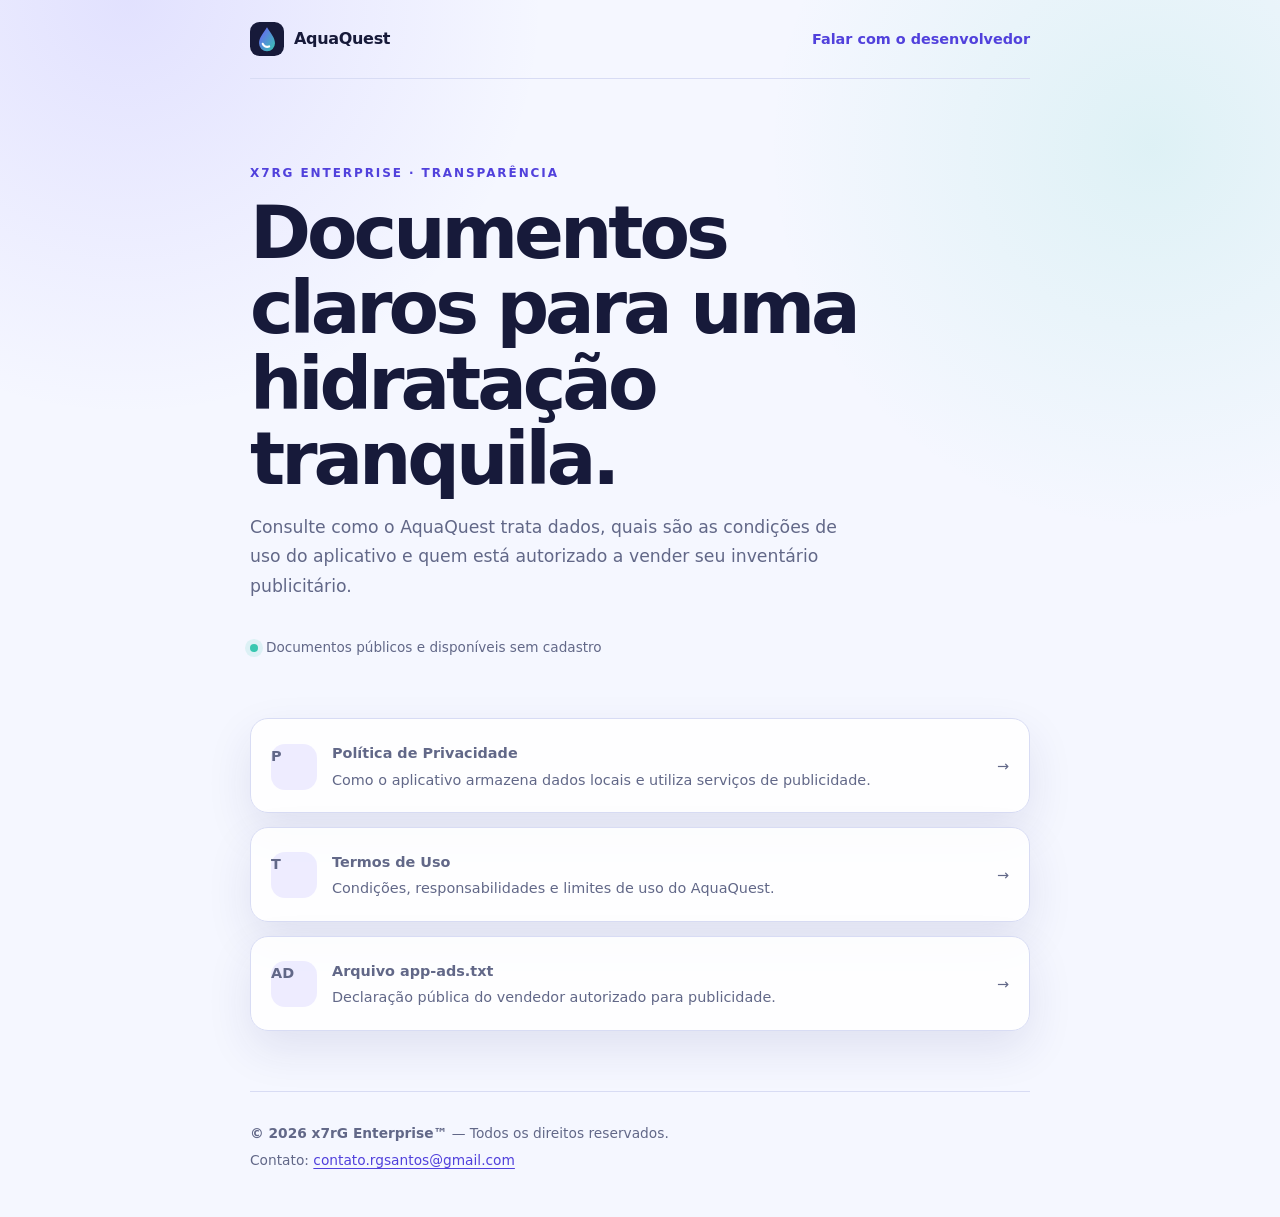
<file: index.html>
<!doctype html>
<html lang="pt-BR">
<head>
  <meta charset="utf-8" />
  <meta name="viewport" content="width=device-width, initial-scale=1" />
  <meta name="description" content="Central pública de documentos legais, privacidade e publicidade do aplicativo AquaQuest." />
  <meta name="theme-color" content="#171a3a" />
  <meta property="og:title" content="AquaQuest — Documentos e transparência" />
  <meta property="og:description" content="Consulte a Política de Privacidade, os Termos de Uso e as informações de publicidade do AquaQuest." />
  <meta property="og:type" content="website" />
  <meta property="og:url" content="https://xx7rg.github.io/" />
  <link rel="canonical" href="https://xx7rg.github.io/" />
  <link rel="icon" href="./favicon.svg" type="image/svg+xml" />
  <link rel="stylesheet" href="./styles.css" />
  <title>AquaQuest — Documentos e transparência</title>
</head>
<body>
  <div class="container">
    <header class="site-header">
      <a class="brand" href="./" aria-label="Página inicial do AquaQuest">
        <img src="./favicon.svg" alt="" width="34" height="34" />
        <span>AquaQuest</span>
      </a>
      <a class="back-link" href="mailto:contato.rgsantos@gmail.com">Falar com o desenvolvedor</a>
    </header>

    <main>
      <section class="hero">
        <p class="eyebrow">x7rG Enterprise · Transparência</p>
        <h1>Documentos claros para uma hidratação tranquila.</h1>
        <p class="hero-copy">Consulte como o AquaQuest trata dados, quais são as condições de uso do aplicativo e quem está autorizado a vender seu inventário publicitário.</p>
        <span class="status">Documentos públicos e disponíveis sem cadastro</span>
      </section>

      <nav class="card-grid" aria-label="Documentos do AquaQuest">
        <a class="card" href="./privacy-policy.html">
          <span class="card-icon" aria-hidden="true">P</span>
          <span><b>Política de Privacidade</b><span>Como o aplicativo armazena dados locais e utiliza serviços de publicidade.</span></span>
          <span class="card-arrow" aria-hidden="true">→</span>
        </a>
        <a class="card" href="./terms-of-use.html">
          <span class="card-icon" aria-hidden="true">T</span>
          <span><b>Termos de Uso</b><span>Condições, responsabilidades e limites de uso do AquaQuest.</span></span>
          <span class="card-arrow" aria-hidden="true">→</span>
        </a>
        <a class="card" href="./app-ads.txt">
          <span class="card-icon" aria-hidden="true">AD</span>
          <span><b>Arquivo app-ads.txt</b><span>Declaração pública do vendedor autorizado para publicidade.</span></span>
          <span class="card-arrow" aria-hidden="true">→</span>
        </a>
      </nav>
    </main>

    <footer class="site-footer">
      <p><strong>© 2026 x7rG Enterprise™</strong> — Todos os direitos reservados.</p>
      <p>Contato: <a href="mailto:contato.rgsantos@gmail.com">contato.rgsantos@gmail.com</a></p>
    </footer>
  </div>
</body>
</html>
</file>
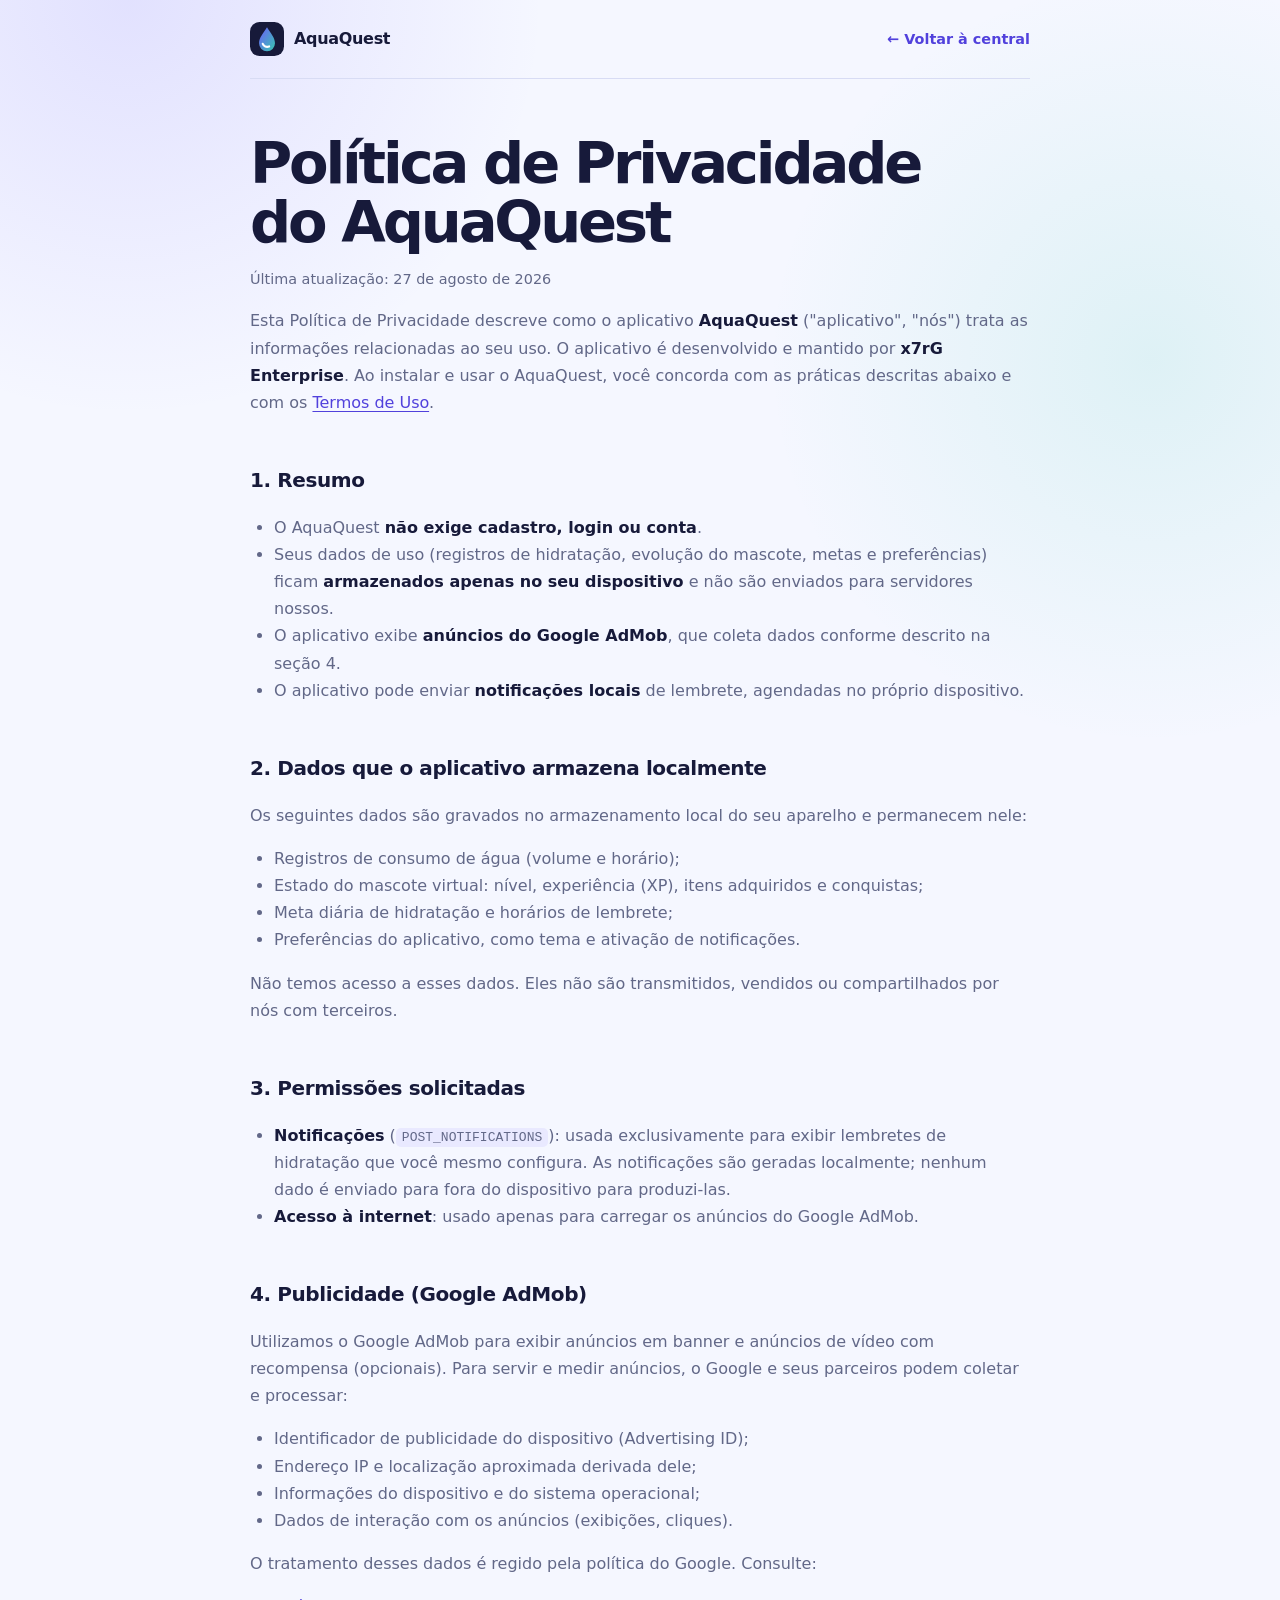
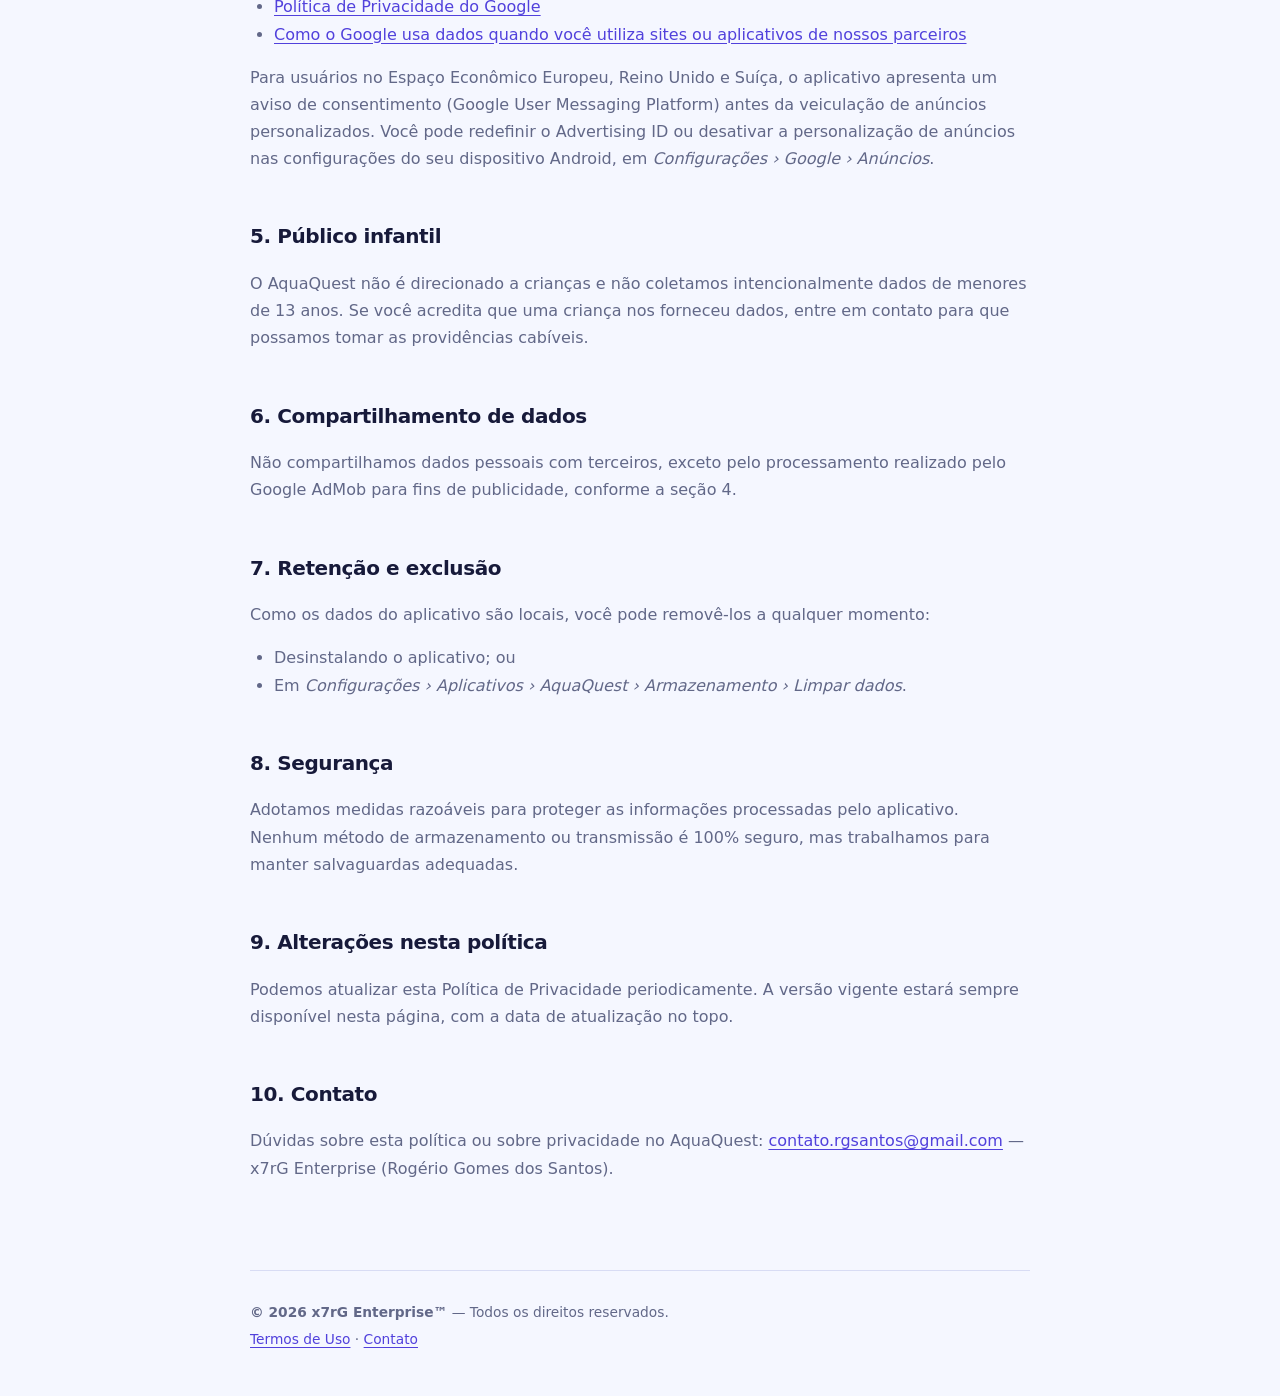
<file: privacy-policy.html>
<!doctype html>
<html lang="pt-BR">
<head>
  <meta charset="utf-8" />
  <meta name="viewport" content="width=device-width, initial-scale=1" />
  <meta name="description" content="Política de Privacidade do AquaQuest: dados locais, permissões, publicidade, retenção e contato." />
  <meta name="theme-color" content="#171a3a" />
  <link rel="canonical" href="https://xx7rg.github.io/privacy-policy.html" />
  <link rel="icon" href="./favicon.svg" type="image/svg+xml" />
  <link rel="stylesheet" href="./styles.css" />
  <title>Política de Privacidade — AquaQuest</title>
</head>
<body>
  <div class="container">
    <header class="site-header">
      <a class="brand" href="./"><img src="./favicon.svg" alt="" width="34" height="34" /><span>AquaQuest</span></a>
      <a class="back-link" href="./">← Voltar à central</a>
    </header>
    <main class="document">
  <h1>Política de Privacidade do AquaQuest</h1>
  <p class="meta">Última atualização: 27 de agosto de 2026</p>

  <p>
    Esta Política de Privacidade descreve como o aplicativo <strong>AquaQuest</strong> ("aplicativo",
    "nós") trata as informações relacionadas ao seu uso. O aplicativo é desenvolvido e mantido por
    <strong>x7rG Enterprise</strong>. Ao instalar e usar o AquaQuest, você concorda com as
    práticas descritas abaixo e com os
    <a href="./terms-of-use.html">Termos de Uso</a>.
  </p>

  <h2>1. Resumo</h2>
  <ul>
    <li>O AquaQuest <strong>não exige cadastro, login ou conta</strong>.</li>
    <li>Seus dados de uso (registros de hidratação, evolução do mascote, metas e preferências)
      ficam <strong>armazenados apenas no seu dispositivo</strong> e não são enviados para servidores nossos.</li>
    <li>O aplicativo exibe <strong>anúncios do Google AdMob</strong>, que coleta dados conforme descrito
      na seção 4.</li>
    <li>O aplicativo pode enviar <strong>notificações locais</strong> de lembrete, agendadas no
      próprio dispositivo.</li>
  </ul>

  <h2>2. Dados que o aplicativo armazena localmente</h2>
  <p>Os seguintes dados são gravados no armazenamento local do seu aparelho e permanecem nele:</p>
  <ul>
    <li>Registros de consumo de água (volume e horário);</li>
    <li>Estado do mascote virtual: nível, experiência (XP), itens adquiridos e conquistas;</li>
    <li>Meta diária de hidratação e horários de lembrete;</li>
    <li>Preferências do aplicativo, como tema e ativação de notificações.</li>
  </ul>
  <p>
    Não temos acesso a esses dados. Eles não são transmitidos, vendidos ou compartilhados por nós
    com terceiros.
  </p>

  <h2>3. Permissões solicitadas</h2>
  <ul>
    <li><strong>Notificações</strong> (<code>POST_NOTIFICATIONS</code>): usada exclusivamente para
      exibir lembretes de hidratação que você mesmo configura. As notificações são geradas
      localmente; nenhum dado é enviado para fora do dispositivo para produzi-las.</li>
    <li><strong>Acesso à internet</strong>: usado apenas para carregar os anúncios do Google AdMob.</li>
  </ul>

  <h2>4. Publicidade (Google AdMob)</h2>
  <p>
    Utilizamos o Google AdMob para exibir anúncios em banner e anúncios de vídeo com recompensa
    (opcionais). Para servir e medir anúncios, o Google e seus parceiros podem coletar e processar:
  </p>
  <ul>
    <li>Identificador de publicidade do dispositivo (Advertising ID);</li>
    <li>Endereço IP e localização aproximada derivada dele;</li>
    <li>Informações do dispositivo e do sistema operacional;</li>
    <li>Dados de interação com os anúncios (exibições, cliques).</li>
  </ul>
  <p>
    O tratamento desses dados é regido pela política do Google. Consulte:
  </p>
  <ul>
    <li><a href="https://policies.google.com/privacy">Política de Privacidade do Google</a></li>
    <li><a href="https://policies.google.com/technologies/partner-sites">Como o Google usa dados quando você utiliza sites ou aplicativos de nossos parceiros</a></li>
  </ul>
  <p>
    Para usuários no Espaço Econômico Europeu, Reino Unido e Suíça, o aplicativo apresenta um aviso
    de consentimento (Google User Messaging Platform) antes da veiculação de anúncios personalizados.
    Você pode redefinir o Advertising ID ou desativar a personalização de anúncios nas configurações
    do seu dispositivo Android, em <em>Configurações &rsaquo; Google &rsaquo; Anúncios</em>.
  </p>

  <h2>5. Público infantil</h2>
  <p>
    O AquaQuest não é direcionado a crianças e não coletamos intencionalmente dados de menores de 13
    anos. Se você acredita que uma criança nos forneceu dados, entre em contato para que possamos
    tomar as providências cabíveis.
  </p>

  <h2>6. Compartilhamento de dados</h2>
  <p>
    Não compartilhamos dados pessoais com terceiros, exceto pelo processamento realizado pelo Google
    AdMob para fins de publicidade, conforme a seção 4.
  </p>

  <h2>7. Retenção e exclusão</h2>
  <p>
    Como os dados do aplicativo são locais, você pode removê-los a qualquer momento:
  </p>
  <ul>
    <li>Desinstalando o aplicativo; ou</li>
    <li>Em <em>Configurações &rsaquo; Aplicativos &rsaquo; AquaQuest &rsaquo; Armazenamento &rsaquo;
      Limpar dados</em>.</li>
  </ul>

  <h2>8. Segurança</h2>
  <p>
    Adotamos medidas razoáveis para proteger as informações processadas pelo aplicativo. Nenhum
    método de armazenamento ou transmissão é 100% seguro, mas trabalhamos para manter salvaguardas
    adequadas.
  </p>

  <h2>9. Alterações nesta política</h2>
  <p>
    Podemos atualizar esta Política de Privacidade periodicamente. A versão vigente estará sempre
    disponível nesta página, com a data de atualização no topo.
  </p>

  <h2>10. Contato</h2>
  <p>
    Dúvidas sobre esta política ou sobre privacidade no AquaQuest:
    <a href="mailto:contato.rgsantos@gmail.com">contato.rgsantos@gmail.com</a> — x7rG Enterprise
    (Rogério Gomes dos Santos).
  </p>
    </main>
    <footer class="site-footer">
      <p><strong>© 2026 x7rG Enterprise™</strong> — Todos os direitos reservados.</p>
      <p><a href="./terms-of-use.html">Termos de Uso</a> · <a href="mailto:contato.rgsantos@gmail.com">Contato</a></p>
    </footer>
  </div>
</body>
</html>
</file>
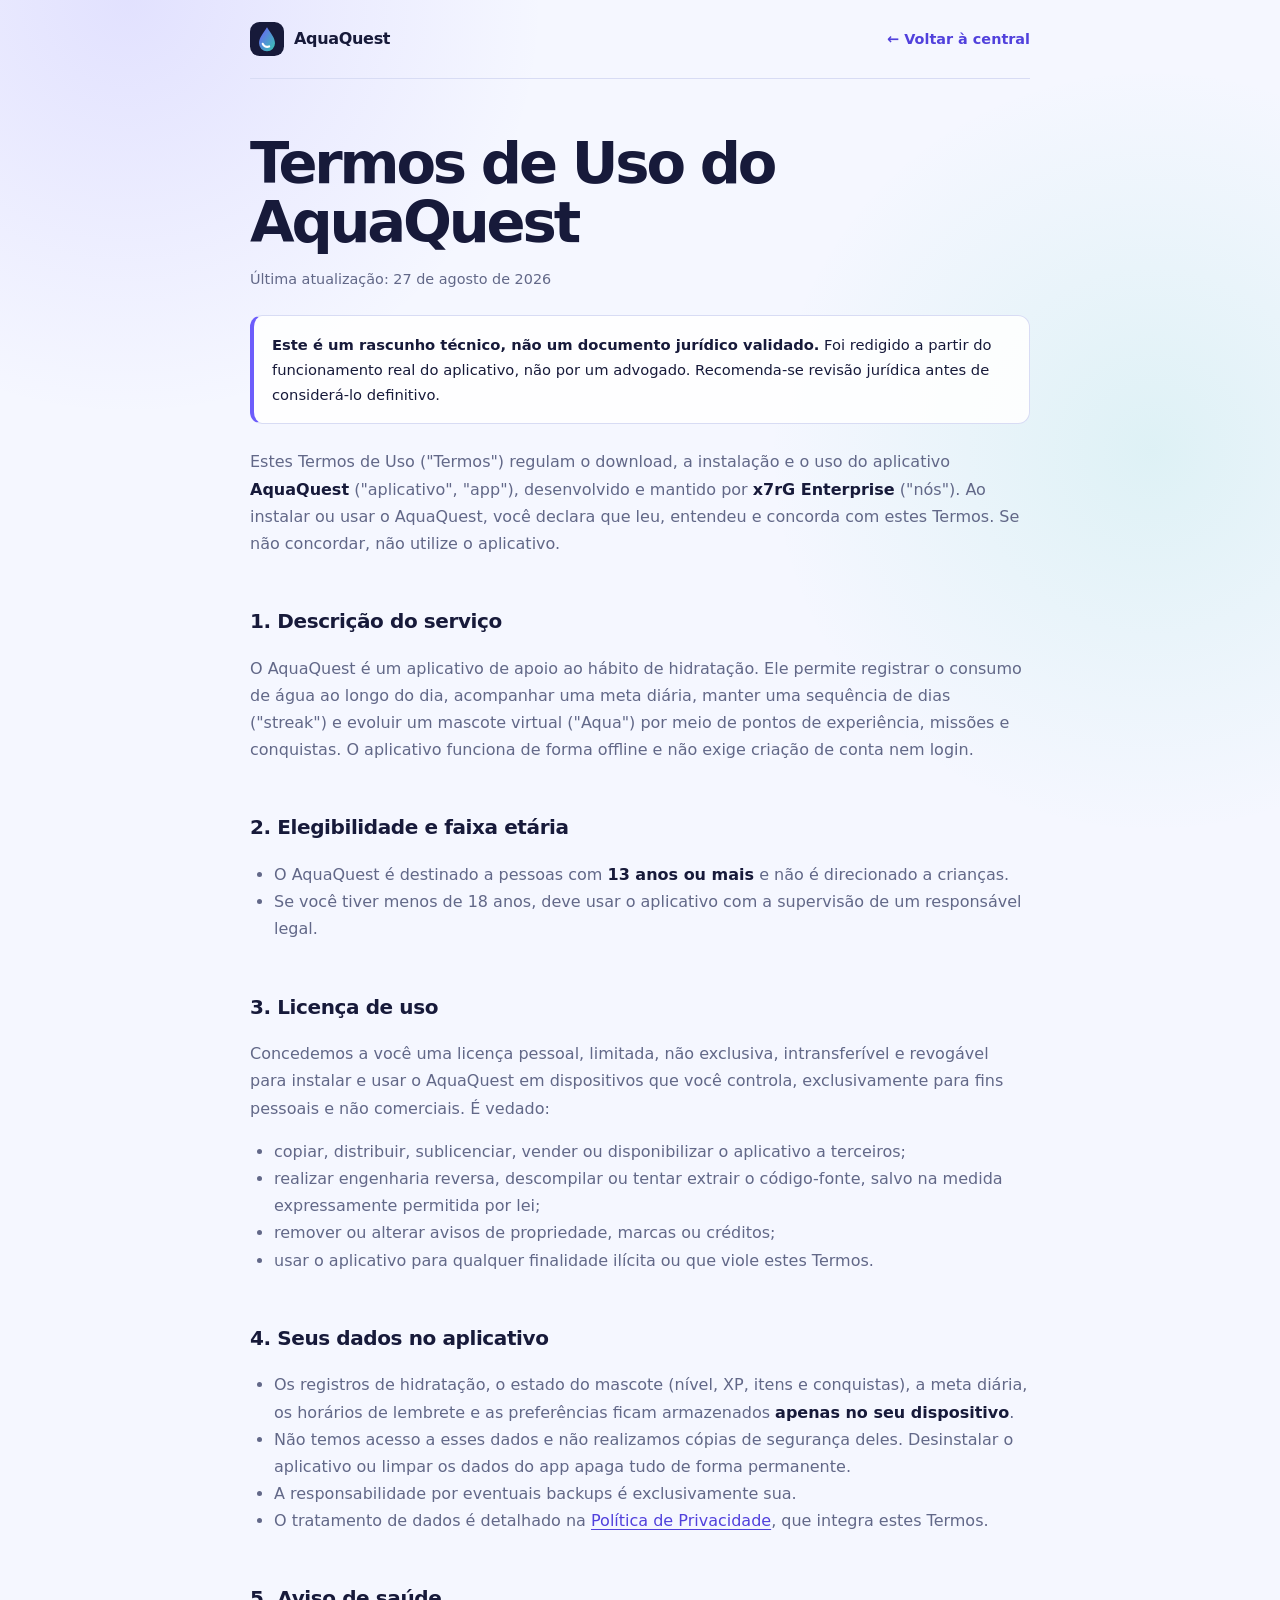
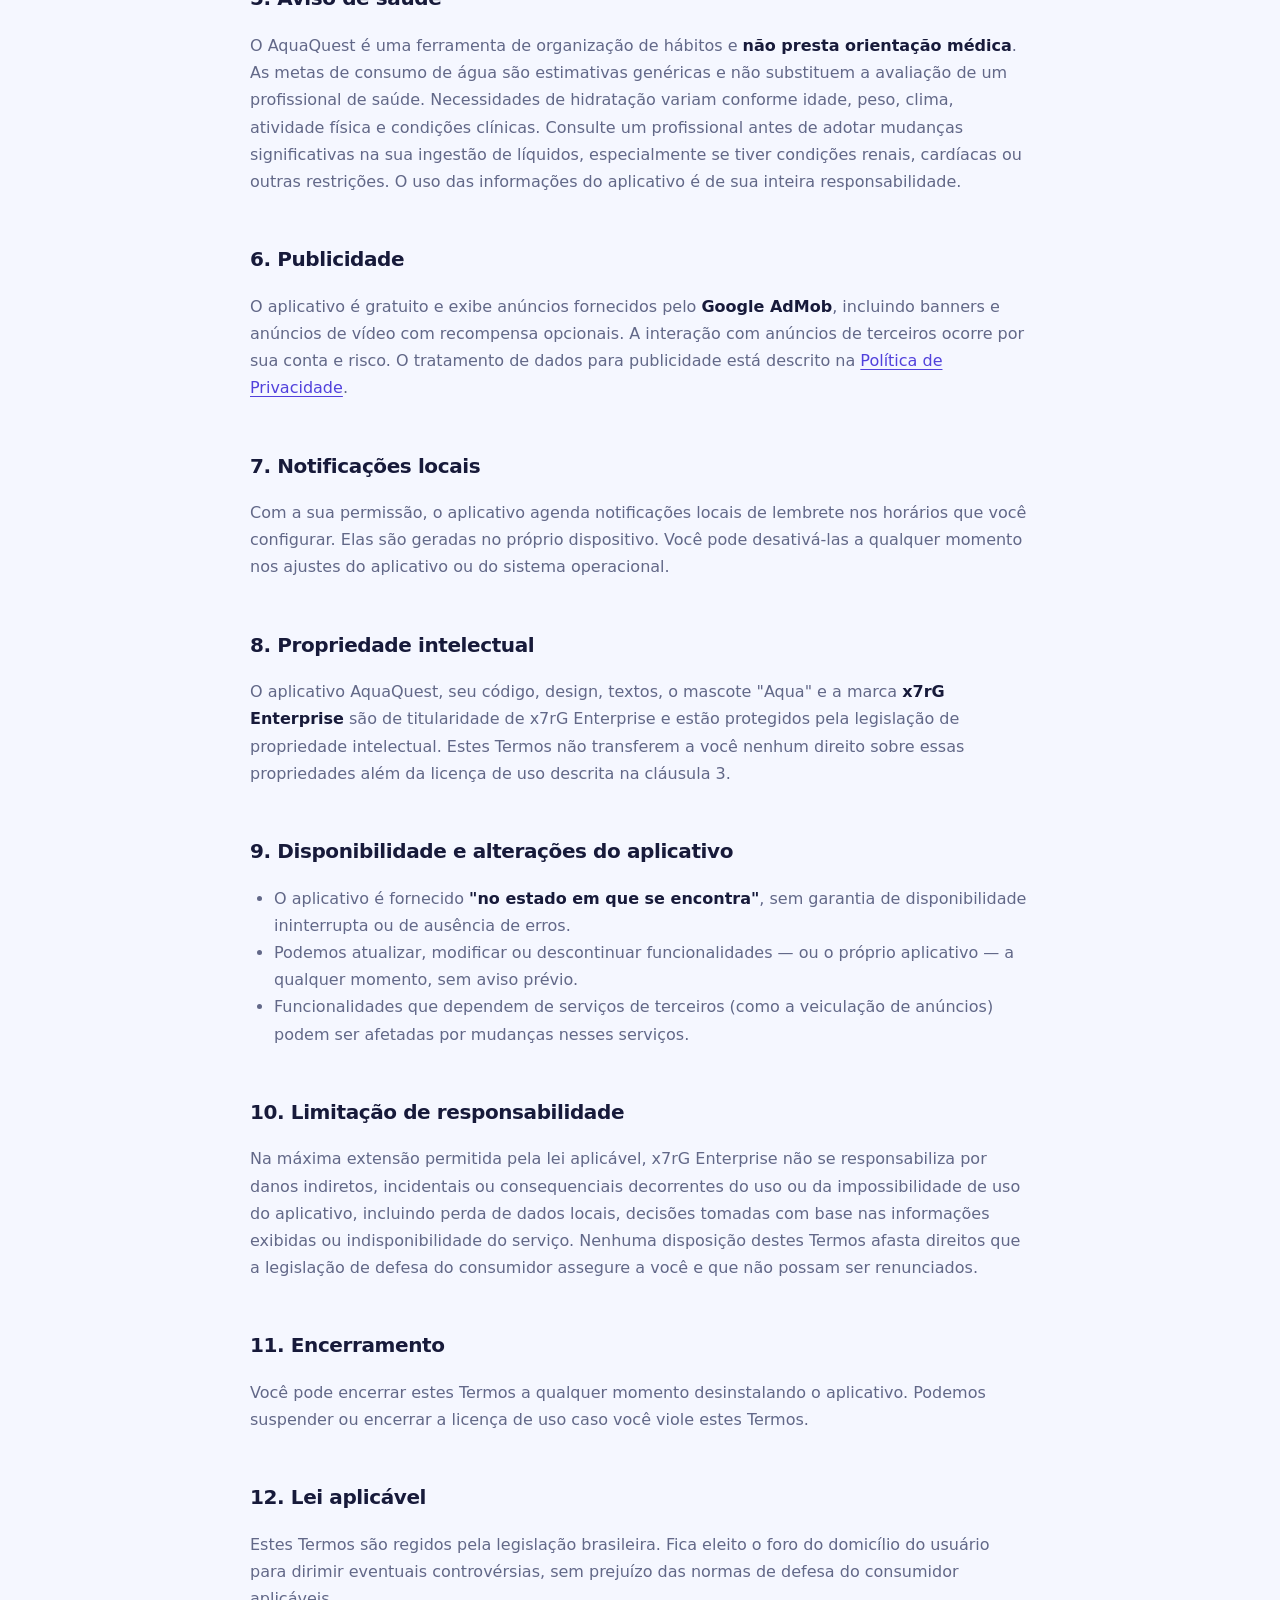
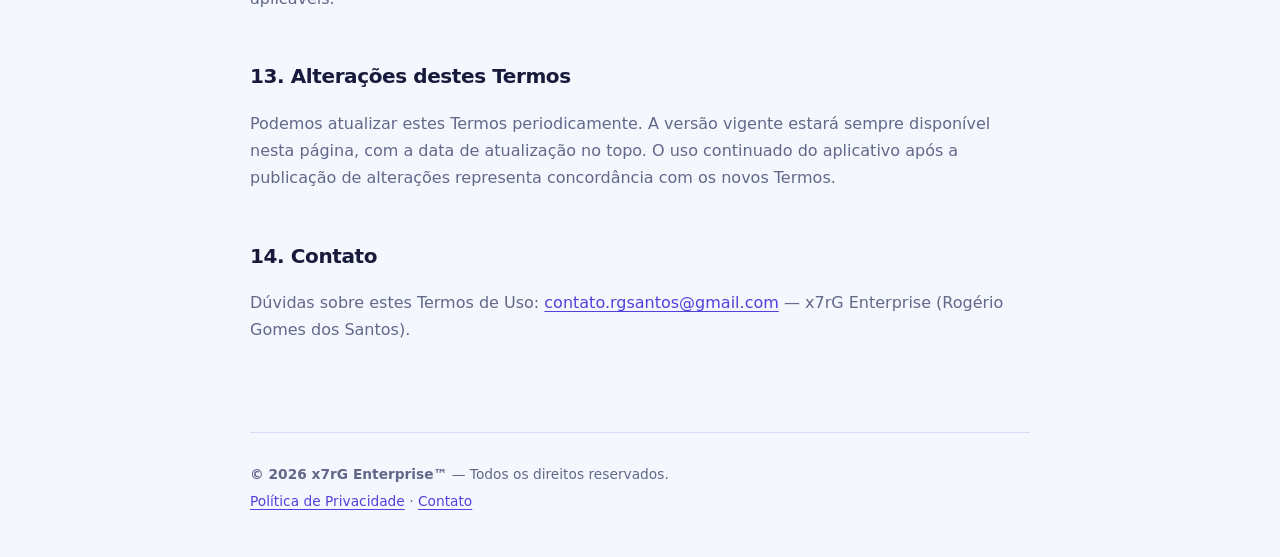
<file: terms-of-use.html>
<!doctype html>
<html lang="pt-BR">
<head>
  <meta charset="utf-8" />
  <meta name="viewport" content="width=device-width, initial-scale=1" />
  <meta name="description" content="Termos de Uso do AquaQuest: licença, dados locais, saúde, publicidade e responsabilidades." />
  <meta name="theme-color" content="#171a3a" />
  <link rel="canonical" href="https://xx7rg.github.io/terms-of-use.html" />
  <link rel="icon" href="./favicon.svg" type="image/svg+xml" />
  <link rel="stylesheet" href="./styles.css" />
  <title>Termos de Uso — AquaQuest</title>
</head>
<body>
  <div class="container">
    <header class="site-header">
      <a class="brand" href="./"><img src="./favicon.svg" alt="" width="34" height="34" /><span>AquaQuest</span></a>
      <a class="back-link" href="./">← Voltar à central</a>
    </header>
    <main class="document">
  <h1>Termos de Uso do AquaQuest</h1>
  <p class="meta">Última atualização: 27 de agosto de 2026</p>

  <div class="notice">
    <strong>Este é um rascunho técnico, não um documento jurídico validado.</strong>
    Foi redigido a partir do funcionamento real do aplicativo, não por um advogado.
    Recomenda-se revisão jurídica antes de considerá-lo definitivo.
  </div>

  <p>
    Estes Termos de Uso ("Termos") regulam o download, a instalação e o uso do aplicativo
    <strong>AquaQuest</strong> ("aplicativo", "app"), desenvolvido e mantido por
    <strong>x7rG Enterprise</strong> ("nós"). Ao instalar ou usar o AquaQuest, você declara
    que leu, entendeu e concorda com estes Termos. Se não concordar, não utilize o aplicativo.
  </p>

  <h2>1. Descrição do serviço</h2>
  <p>
    O AquaQuest é um aplicativo de apoio ao hábito de hidratação. Ele permite registrar o
    consumo de água ao longo do dia, acompanhar uma meta diária, manter uma sequência de dias
    ("streak") e evoluir um mascote virtual ("Aqua") por meio de pontos de experiência,
    missões e conquistas. O aplicativo funciona de forma offline e não exige criação de conta
    nem login.
  </p>

  <h2>2. Elegibilidade e faixa etária</h2>
  <ul>
    <li>O AquaQuest é destinado a pessoas com <strong>13 anos ou mais</strong> e não é
      direcionado a crianças.</li>
    <li>Se você tiver menos de 18 anos, deve usar o aplicativo com a supervisão de um
      responsável legal.</li>
  </ul>

  <h2>3. Licença de uso</h2>
  <p>
    Concedemos a você uma licença pessoal, limitada, não exclusiva, intransferível e revogável
    para instalar e usar o AquaQuest em dispositivos que você controla, exclusivamente para fins
    pessoais e não comerciais. É vedado:
  </p>
  <ul>
    <li>copiar, distribuir, sublicenciar, vender ou disponibilizar o aplicativo a terceiros;</li>
    <li>realizar engenharia reversa, descompilar ou tentar extrair o código-fonte, salvo na
      medida expressamente permitida por lei;</li>
    <li>remover ou alterar avisos de propriedade, marcas ou créditos;</li>
    <li>usar o aplicativo para qualquer finalidade ilícita ou que viole estes Termos.</li>
  </ul>

  <h2>4. Seus dados no aplicativo</h2>
  <ul>
    <li>Os registros de hidratação, o estado do mascote (nível, XP, itens e conquistas), a meta
      diária, os horários de lembrete e as preferências ficam armazenados <strong>apenas no seu
      dispositivo</strong>.</li>
    <li>Não temos acesso a esses dados e não realizamos cópias de segurança deles. Desinstalar o
      aplicativo ou limpar os dados do app apaga tudo de forma permanente.</li>
    <li>A responsabilidade por eventuais backups é exclusivamente sua.</li>
    <li>O tratamento de dados é detalhado na
      <a href="./privacy-policy.html">Política de Privacidade</a>, que integra estes Termos.</li>
  </ul>

  <h2>5. Aviso de saúde</h2>
  <p>
    O AquaQuest é uma ferramenta de organização de hábitos e <strong>não presta orientação
    médica</strong>. As metas de consumo de água são estimativas genéricas e não substituem a
    avaliação de um profissional de saúde. Necessidades de hidratação variam conforme idade,
    peso, clima, atividade física e condições clínicas. Consulte um profissional antes de
    adotar mudanças significativas na sua ingestão de líquidos, especialmente se tiver
    condições renais, cardíacas ou outras restrições. O uso das informações do aplicativo é de
    sua inteira responsabilidade.
  </p>

  <h2>6. Publicidade</h2>
  <p>
    O aplicativo é gratuito e exibe anúncios fornecidos pelo <strong>Google AdMob</strong>,
    incluindo banners e anúncios de vídeo com recompensa opcionais. A interação com anúncios de
    terceiros ocorre por sua conta e risco. O tratamento de dados para publicidade está descrito
    na <a href="./privacy-policy.html">Política de Privacidade</a>.
  </p>

  <h2>7. Notificações locais</h2>
  <p>
    Com a sua permissão, o aplicativo agenda notificações locais de lembrete nos horários que
    você configurar. Elas são geradas no próprio dispositivo. Você pode desativá-las a qualquer
    momento nos ajustes do aplicativo ou do sistema operacional.
  </p>

  <h2>8. Propriedade intelectual</h2>
  <p>
    O aplicativo AquaQuest, seu código, design, textos, o mascote "Aqua" e a marca
    <strong>x7rG Enterprise</strong> são de titularidade de x7rG Enterprise e estão protegidos
    pela legislação de propriedade intelectual. Estes Termos não transferem a você nenhum
    direito sobre essas propriedades além da licença de uso descrita na cláusula 3.
  </p>

  <h2>9. Disponibilidade e alterações do aplicativo</h2>
  <ul>
    <li>O aplicativo é fornecido <strong>"no estado em que se encontra"</strong>, sem garantia
      de disponibilidade ininterrupta ou de ausência de erros.</li>
    <li>Podemos atualizar, modificar ou descontinuar funcionalidades — ou o próprio aplicativo —
      a qualquer momento, sem aviso prévio.</li>
    <li>Funcionalidades que dependem de serviços de terceiros (como a veiculação de anúncios)
      podem ser afetadas por mudanças nesses serviços.</li>
  </ul>

  <h2>10. Limitação de responsabilidade</h2>
  <p>
    Na máxima extensão permitida pela lei aplicável, x7rG Enterprise não se responsabiliza por
    danos indiretos, incidentais ou consequenciais decorrentes do uso ou da impossibilidade de
    uso do aplicativo, incluindo perda de dados locais, decisões tomadas com base nas
    informações exibidas ou indisponibilidade do serviço. Nenhuma disposição destes Termos
    afasta direitos que a legislação de defesa do consumidor assegure a você e que não possam
    ser renunciados.
  </p>

  <h2>11. Encerramento</h2>
  <p>
    Você pode encerrar estes Termos a qualquer momento desinstalando o aplicativo. Podemos
    suspender ou encerrar a licença de uso caso você viole estes Termos.
  </p>

  <h2>12. Lei aplicável</h2>
  <p>
    Estes Termos são regidos pela legislação brasileira. Fica eleito o foro do domicílio do
    usuário para dirimir eventuais controvérsias, sem prejuízo das normas de defesa do
    consumidor aplicáveis.
  </p>

  <h2>13. Alterações destes Termos</h2>
  <p>
    Podemos atualizar estes Termos periodicamente. A versão vigente estará sempre disponível
    nesta página, com a data de atualização no topo. O uso continuado do aplicativo após a
    publicação de alterações representa concordância com os novos Termos.
  </p>

  <h2>14. Contato</h2>
  <p>
    Dúvidas sobre estes Termos de Uso:
    <a href="mailto:contato.rgsantos@gmail.com">contato.rgsantos@gmail.com</a> — x7rG Enterprise
    (Rogério Gomes dos Santos).
  </p>
    </main>
    <footer class="site-footer">
      <p><strong>© 2026 x7rG Enterprise™</strong> — Todos os direitos reservados.</p>
      <p><a href="./privacy-policy.html">Política de Privacidade</a> · <a href="mailto:contato.rgsantos@gmail.com">Contato</a></p>
    </footer>
  </div>
</body>
</html>
</file>
<file: styles.css>
:root {
  color-scheme: light dark;
  --bg: #f5f7ff;
  --surface: rgba(255, 255, 255, 0.88);
  --surface-strong: #ffffff;
  --text: #171a3a;
  --muted: #626888;
  --line: #d8dcf4;
  --brand: #6d5dfb;
  --brand-strong: #5141dc;
  --accent: #38c7b0;
  --shadow: 0 18px 45px rgba(43, 39, 117, 0.1);
}

* { box-sizing: border-box; }
html { scroll-behavior: smooth; }
body {
  margin: 0;
  min-height: 100vh;
  font-family: Inter, ui-sans-serif, system-ui, -apple-system, BlinkMacSystemFont, "Segoe UI", sans-serif;
  line-height: 1.7;
  color: var(--text);
  background:
    radial-gradient(circle at 10% 0%, rgba(109, 93, 251, 0.14), transparent 26rem),
    radial-gradient(circle at 90% 12%, rgba(56, 199, 176, 0.12), transparent 24rem),
    var(--bg);
}
a { color: var(--brand-strong); text-underline-offset: 3px; }
a:hover { text-decoration-thickness: 2px; }
.container { width: min(100% - 40px, 780px); margin-inline: auto; }
.site-header {
  display: flex; align-items: center; justify-content: space-between; gap: 20px;
  padding: 22px 0; border-bottom: 1px solid var(--line);
}
.brand { display: inline-flex; align-items: center; gap: 10px; color: var(--text); font-weight: 800; text-decoration: none; letter-spacing: -.02em; }
.brand img { width: 34px; height: 34px; }
.back-link { font-size: .9rem; font-weight: 700; text-decoration: none; }
.hero { padding: 72px 0 36px; }
.eyebrow { color: var(--brand-strong); font-size: .75rem; font-weight: 800; letter-spacing: .16em; text-transform: uppercase; }
h1 { max-width: 680px; margin: 8px 0 14px; font-size: clamp(2.25rem, 7vw, 4.6rem); line-height: 1.02; letter-spacing: -.055em; }
.hero-copy { max-width: 620px; color: var(--muted); font-size: 1.08rem; }
.status { display: inline-flex; align-items: center; gap: 8px; margin-top: 18px; color: var(--muted); font-size: .85rem; }
.status::before { content: ""; width: 8px; height: 8px; border-radius: 50%; background: var(--accent); box-shadow: 0 0 0 5px rgba(56, 199, 176, .13); }
.card-grid { display: grid; gap: 14px; margin: 22px 0 60px; }
.card {
  display: grid; grid-template-columns: 46px 1fr auto; align-items: center; gap: 15px;
  padding: 20px; color: inherit; text-decoration: none; border: 1px solid var(--line);
  border-radius: 18px; background: var(--surface); box-shadow: var(--shadow);
  transition: transform .18s ease, border-color .18s ease, box-shadow .18s ease;
}
.card:hover { transform: translateY(-3px); border-color: var(--brand); box-shadow: 0 22px 50px rgba(43, 39, 117, .16); }
.card-icon { display: grid; place-items: center; width: 46px; height: 46px; border-radius: 14px; background: rgba(109, 93, 251, .11); color: var(--brand-strong); font-weight: 900; }
.card b, .card span { display: block; }
.card span { margin-top: 2px; color: var(--muted); font-size: .9rem; }
.card-arrow { color: var(--brand-strong); font-size: 1.25rem; }
.document { padding: 48px 0 72px; }
.document h1 { font-size: clamp(2.1rem, 6vw, 3.6rem); }
.document h2 { margin-top: 42px; padding-top: 5px; font-size: 1.25rem; letter-spacing: -.02em; }
.document p, .document li { color: var(--muted); }
.document strong { color: var(--text); }
.meta { color: var(--muted); font-size: .9rem; }
.notice { padding: 16px 18px; margin: 24px 0; border: 1px solid var(--line); border-left: 4px solid var(--brand); border-radius: 12px; background: var(--surface); font-size: .92rem; }
code { padding: 2px 6px; border-radius: 5px; background: rgba(109, 93, 251, .09); }
ul { padding-left: 24px; }
.site-footer { padding: 26px 0 40px; border-top: 1px solid var(--line); color: var(--muted); font-size: .86rem; }
.site-footer p { margin: 4px 0; }

@media (prefers-color-scheme: dark) {
  :root { --bg: #101126; --surface: rgba(28, 30, 62, .9); --surface-strong: #1c1e3e; --text: #f2f2fb; --muted: #b1b4d0; --line: #343762; --brand: #a89fff; --brand-strong: #bcb5ff; --accent: #55dcc7; --shadow: 0 18px 45px rgba(0, 0, 0, .2); }
}
@media (max-width: 560px) {
  .container { width: min(100% - 28px, 780px); }
  .site-header { align-items: flex-start; }
  .back-link { text-align: right; }
  .hero { padding-top: 48px; }
  .card { grid-template-columns: 42px 1fr; }
  .card-arrow { display: none; }
}
@media (prefers-reduced-motion: reduce) {
  html { scroll-behavior: auto; }
  .card { transition: none; }
}
</file>
